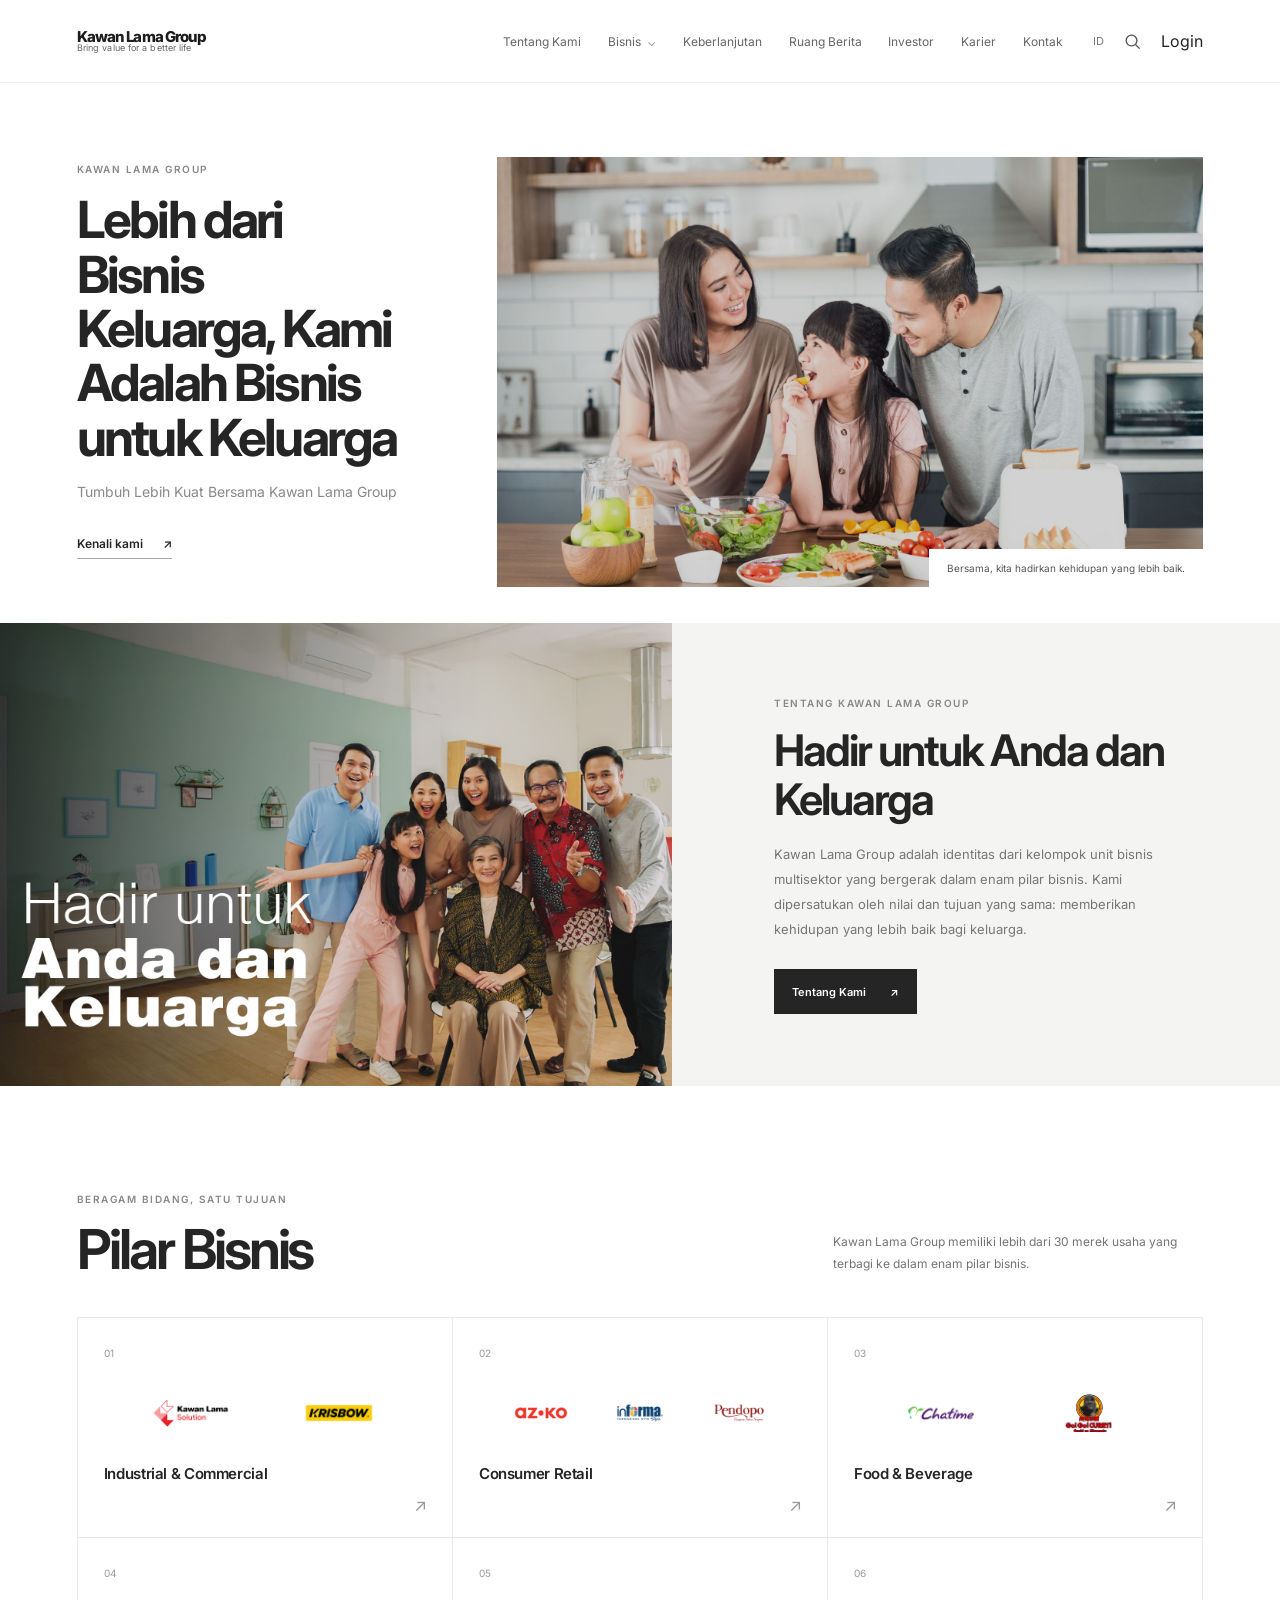
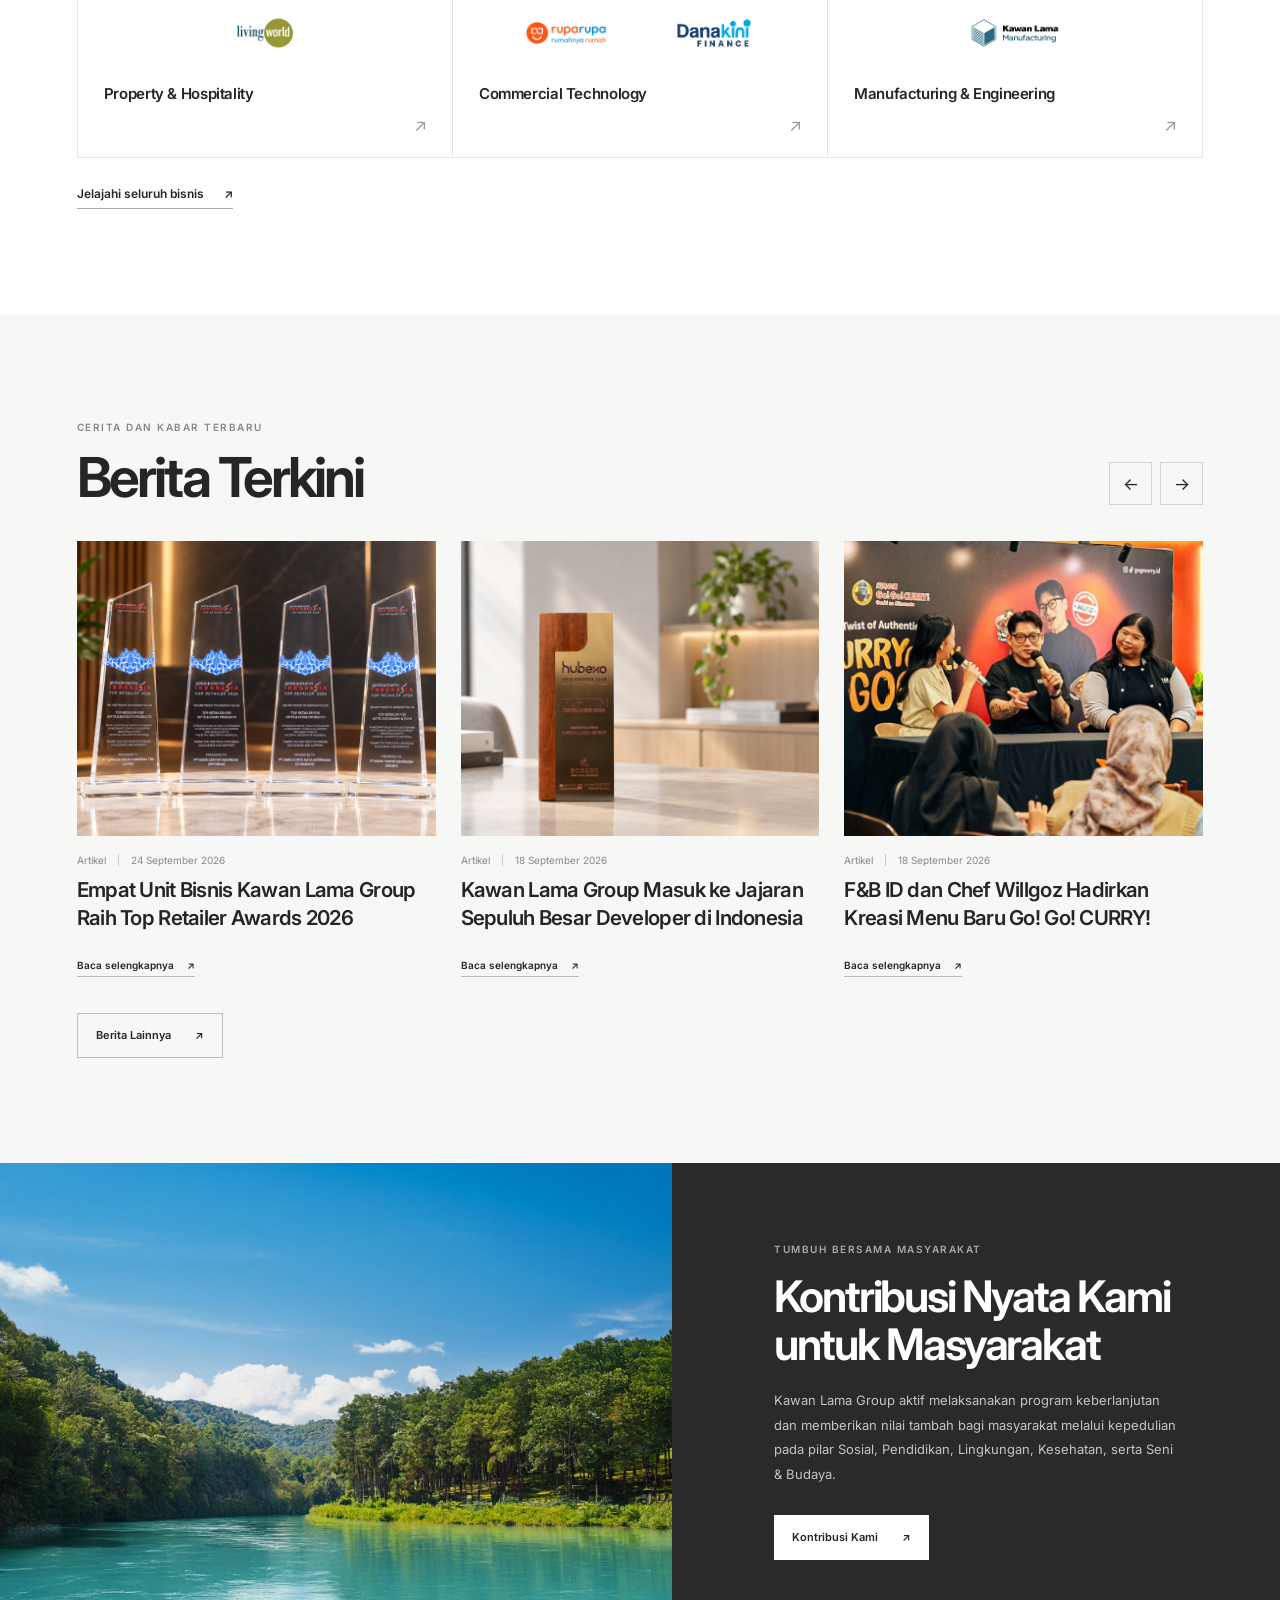
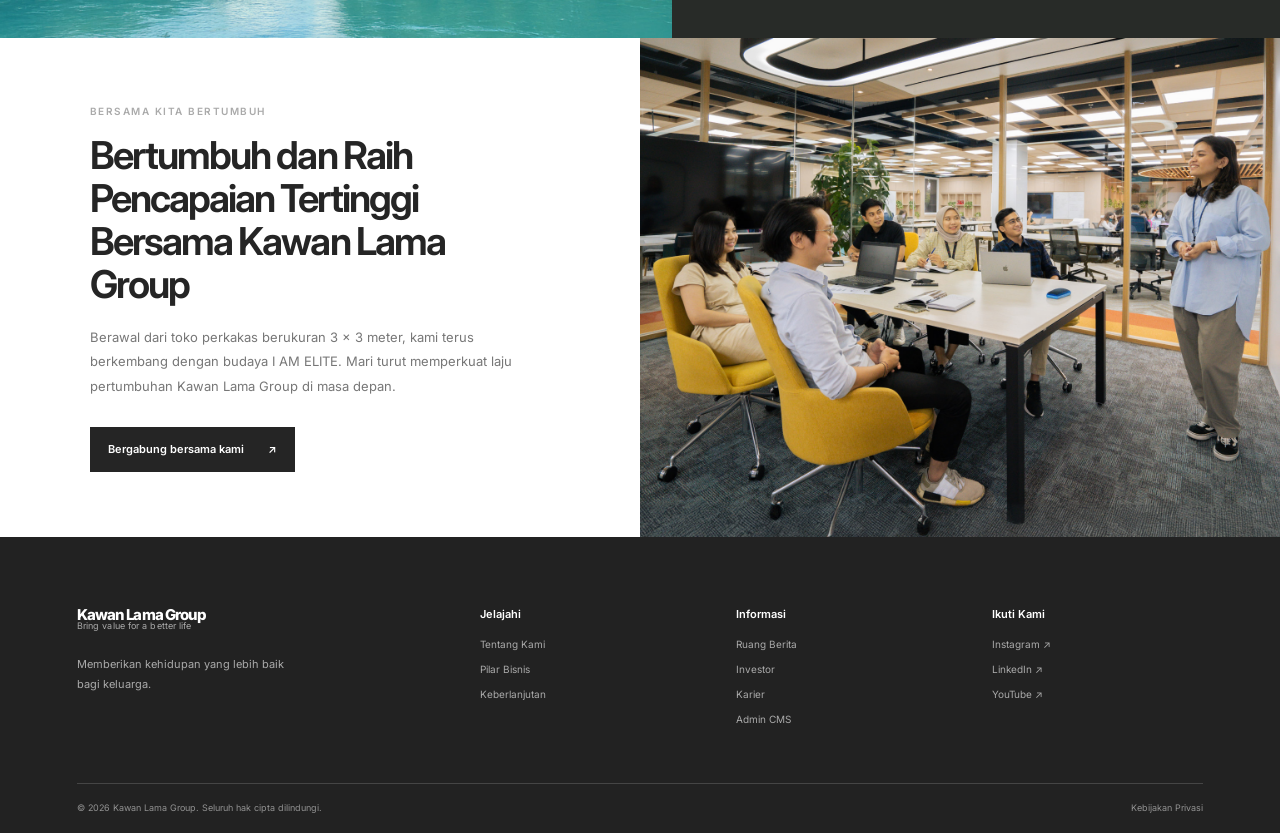
<file: index.html>
<!DOCTYPE html>
<html lang="id">
<head>
  <meta charset="UTF-8">
  <meta name="viewport" content="width=device-width, initial-scale=1">
  <meta name="description" content="Kawan Lama Group adalah kelompok unit bisnis multisektor yang hadir untuk memberikan kehidupan lebih baik bagi keluarga.">
  <title>Kawan Lama Group — Hadir untuk Anda dan Keluarga</title>
  <link rel="preconnect" href="https://fonts.googleapis.com">
  <link rel="preconnect" href="https://fonts.gstatic.com" crossorigin>
  <link href="https://fonts.googleapis.com/css2?family=Inter:wght@400;500;600;700;800&display=swap" rel="stylesheet">
  <link rel="stylesheet" href="style.css">
  <script src="content-store.js" defer></script>
  <script src="script.js" defer></script>
</head>
<body>
  <header class="site-header">
    <div class="header-inner">
      <button class="menu-toggle" type="button" aria-label="Buka menu" aria-expanded="false">
        <span></span><span></span><span></span>
      </button>
      <a class="brand" href="#beranda" aria-label="Kawan Lama Group — Beranda">
        <span class="brand-name">Kawan Lama Group</span>
        <span class="brand-tagline">Bring value for a better life</span>
      </a>
      <nav class="main-nav" aria-label="Navigasi utama">
        <a href="#tentang">Tentang Kami</a>
        <a href="#bisnis">Bisnis <span class="nav-chevron">⌄</span></a>
        <a href="#keberlanjutan">Keberlanjutan</a>
        <a href="#berita">Ruang Berita</a>
        <a href="#investor">Investor</a>
        <a href="#karier">Karier</a>
        <a href="#kontak">Kontak</a>
      </nav>
      <div class="header-actions">
        <a class="language-link" href="#beranda" aria-label="Bahasa Indonesia">ID</a>
        <button class="search-toggle" type="button" aria-label="Buka pencarian" aria-expanded="false">
          <svg viewBox="0 0 24 24" aria-hidden="true"><circle cx="10.8" cy="10.8" r="6.8"></circle><path d="m16 16 5 5"></path></svg>
        </button>
        <a class="login-link" href="admin.html">Login</a>
      </div>
    </div>
    <form class="search-panel" role="search">
      <label for="site-search">Apa yang ingin Anda cari?</label>
      <div class="search-field">
        <input id="site-search" type="search" placeholder="Cari berita, bisnis, dan lainnya">
        <button type="submit">Cari</button>
      </div>
    </form>
  </header>

  <main>
    <section class="hero" id="beranda">
      <div class="hero-copy">
        <p class="eyebrow">Kawan Lama Group</p>
        <h1 data-content="heroTitle">Lebih dari Bisnis Keluarga, Kami Adalah Bisnis untuk Keluarga</h1>
        <p class="hero-subtitle" data-content="heroSubtitle">Tumbuh Lebih Kuat Bersama Kawan Lama Group</p>
        <a class="text-link" href="#tentang">Kenali kami <span aria-hidden="true">↗</span></a>
      </div>
      <div class="hero-image">
        <img data-image="heroImage" src="images/homepage-header.jpg.jpeg" alt="Keluarga memasak dan menikmati waktu bersama di rumah">
        <span class="hero-image-caption">Bersama, kita hadirkan kehidupan yang lebih baik.</span>
      </div>
    </section>

    <section class="about-section" id="tentang">
      <div class="about-image">
        <img data-image="aboutImage" src="images/keluarga-new.jpg-(1).jpeg" alt="Keluarga besar berkumpul bersama">
      </div>
      <div class="about-copy">
        <p class="eyebrow">Tentang Kawan Lama Group</p>
        <h2 data-content="aboutTitle">Hadir untuk Anda dan Keluarga</h2>
        <p data-content="aboutBody">Kawan Lama Group adalah identitas dari kelompok unit bisnis multisektor yang bergerak dalam enam pilar bisnis. Kami dipersatukan oleh nilai dan tujuan yang sama: memberikan kehidupan yang lebih baik bagi keluarga.</p>
        <a class="button button-dark" href="#bisnis">Tentang Kami <span aria-hidden="true">↗</span></a>
      </div>
    </section>

    <section class="business-section section-pad" id="bisnis">
      <div class="section-heading">
        <div>
          <p class="eyebrow">Beragam bidang, satu tujuan</p>
          <h2>Pilar Bisnis</h2>
        </div>
        <p>Kawan Lama Group memiliki lebih dari 30 merek usaha yang terbagi ke dalam enam pilar bisnis.</p>
      </div>
      <div class="business-grid">
        <a class="business-card" href="#kontak">
          <span class="business-number">01</span>
          <div class="business-logos"><img src="images/Kawan-Lama-Solution-(400x300).png" alt="Kawan Lama Solution"><img src="images/Krisbow_Logo.png" alt="Krisbow"></div>
          <h3>Industrial &amp; Commercial</h3><span class="card-arrow" aria-hidden="true">↗</span>
        </a>
        <a class="business-card" href="#kontak">
          <span class="business-number">02</span>
          <div class="business-logos"><img src="images/azko-400x300.png" alt="AZKO"><img src="images/Informa_Logo.png" alt="INFORMA"><img src="images/PENDOPO_Logo.png" alt="Pendopo"></div>
          <h3>Consumer Retail</h3><span class="card-arrow" aria-hidden="true">↗</span>
        </a>
        <a class="business-card" href="#kontak">
          <span class="business-number">03</span>
          <div class="business-logos"><img src="images/Chatime_Logo.png" alt="Chatime"><img src="images/GGC.png" alt="Go! Go! CURRY"></div>
          <h3>Food &amp; Beverage</h3><span class="card-arrow" aria-hidden="true">↗</span>
        </a>
        <a class="business-card" href="#kontak">
          <span class="business-number">04</span>
          <div class="business-logos"><img src="images/LivingWorld_Logo.png" alt="Living World"></div>
          <h3>Property &amp; Hospitality</h3><span class="card-arrow" aria-hidden="true">↗</span>
        </a>
        <a class="business-card" href="#kontak">
          <span class="business-number">05</span>
          <div class="business-logos"><img src="images/ruparupa-400-300.png" alt="ruparupa"><img src="images/DKF_Logo_Web-KLG.png" alt="Danakini Finance"></div>
          <h3>Commercial Technology</h3><span class="card-arrow" aria-hidden="true">↗</span>
        </a>
        <a class="business-card" href="#kontak">
          <span class="business-number">06</span>
          <div class="business-logos"><img src="images/KLM_Logo-2.png" alt="Kawan Lama Manufacturing"></div>
          <h3>Manufacturing &amp; Engineering</h3><span class="card-arrow" aria-hidden="true">↗</span>
        </a>
      </div>
      <a class="text-link business-more" href="#kontak">Jelajahi seluruh bisnis <span aria-hidden="true">↗</span></a>
    </section>

    <section class="news-section section-pad" id="berita">
      <div class="section-heading news-heading">
        <div><p class="eyebrow">Cerita dan kabar terbaru</p><h2>Berita Terkini</h2></div>
        <div class="carousel-controls">
          <button class="carousel-button prev" type="button" aria-label="Berita sebelumnya">←</button>
          <button class="carousel-button next" type="button" aria-label="Berita berikutnya">→</button>
        </div>
      </div>
      <div class="news-grid" id="news-grid">
        <article class="news-card">
          <a class="news-image" href="#berita"><img src="images/920-4-top-retailer-award-hubexo-resize.jpg.jpeg" alt="Penerima penghargaan Top Retailer Awards"></a>
          <p class="news-meta">Artikel <span>24 September 2026</span></p>
          <h3><a href="#berita">Empat Unit Bisnis Kawan Lama Group Raih Top Retailer Awards 2026</a></h3>
          <a class="read-more" href="#berita">Baca selengkapnya <span aria-hidden="true">↗</span></a>
        </article>
        <article class="news-card">
          <a class="news-image" href="#berita"><img src="images/HUbexo-Resize920.jpg.jpeg" alt="Kawasan pengembangan properti"></a>
          <p class="news-meta">Artikel <span>18 September 2026</span></p>
          <h3><a href="#berita">Kawan Lama Group Masuk ke Jajaran Sepuluh Besar Developer di Indonesia</a></h3>
          <a class="read-more" href="#berita">Baca selengkapnya <span aria-hidden="true">↗</span></a>
        </article>
        <article class="news-card">
          <a class="news-image" href="#berita"><img src="images/GGC-WILLGOZ-RESIZE920.jpg" alt="Chef Willgoz menghadirkan kreasi menu Go! Go! CURRY!"></a>
          <p class="news-meta">Artikel <span>18 September 2026</span></p>
          <h3><a href="#berita">F&amp;B ID dan Chef Willgoz Hadirkan Kreasi Menu Baru Go! Go! CURRY!</a></h3>
          <a class="read-more" href="#berita">Baca selengkapnya <span aria-hidden="true">↗</span></a>
        </article>
      </div>
      <a class="button button-outline" href="#berita">Berita Lainnya <span aria-hidden="true">↗</span></a>
    </section>

    <section class="impact-section" id="keberlanjutan">
      <div class="impact-image"><img data-image="impactImage" src="images/Sustainability-Pic.jpg" alt="Kegiatan keberlanjutan untuk masyarakat dan lingkungan"></div>
      <div class="impact-copy">
        <p class="eyebrow">Tumbuh bersama masyarakat</p>
        <h2 data-content="impactTitle">Kontribusi Nyata Kami untuk Masyarakat</h2>
        <p data-content="impactBody">Kawan Lama Group aktif melaksanakan program keberlanjutan dan memberikan nilai tambah bagi masyarakat melalui kepedulian pada pilar Sosial, Pendidikan, Lingkungan, Kesehatan, serta Seni &amp; Budaya.</p>
        <a class="button button-light" href="#kontak">Kontribusi Kami <span aria-hidden="true">↗</span></a>
      </div>
    </section>

    <section class="career-section" id="karier">
      <div class="career-copy">
        <p class="eyebrow">Bersama kita bertumbuh</p>
        <h2 data-content="careerTitle">Bertumbuh dan Raih Pencapaian Tertinggi Bersama Kawan Lama Group</h2>
        <p data-content="careerBody">Berawal dari toko perkakas berukuran 3 × 3 meter, kami terus berkembang dengan budaya I AM ELITE. Mari turut memperkuat laju pertumbuhan Kawan Lama Group di masa depan.</p>
        <a class="button button-dark" href="#kontak">Bergabung bersama kami <span aria-hidden="true">↗</span></a>
      </div>
      <div class="career-image"><img data-image="careerImage" src="images/foto-3.jpg" alt="Karyawan Kawan Lama Group bekerja dan bertumbuh bersama"></div>
    </section>
  </main>

  <footer class="site-footer" id="kontak">
    <div class="footer-main">
      <div class="footer-brand">
        <a class="brand brand-footer" href="#beranda">
          <span class="brand-name">Kawan Lama Group</span>
          <span class="brand-tagline">Bring value for a better life</span>
        </a>
        <p>Memberikan kehidupan yang lebih baik bagi keluarga.</p>
      </div>
      <div class="footer-links"><h2>Jelajahi</h2><a href="#tentang">Tentang Kami</a><a href="#bisnis">Pilar Bisnis</a><a href="#keberlanjutan">Keberlanjutan</a></div>
      <div class="footer-links"><h2>Informasi</h2><a href="#berita">Ruang Berita</a><a href="#investor">Investor</a><a href="#karier">Karier</a><a href="admin.html">Admin CMS</a></div>
      <div class="footer-links"><h2>Ikuti Kami</h2><a href="https://www.instagram.com/" aria-label="Instagram">Instagram ↗</a><a href="https://www.linkedin.com/" aria-label="LinkedIn">LinkedIn ↗</a><a href="https://www.youtube.com/" aria-label="YouTube">YouTube ↗</a></div>
    </div>
    <div class="footer-bottom"><span>© 2026 Kawan Lama Group. Seluruh hak cipta dilindungi.</span><a href="#kontak">Kebijakan Privasi</a></div>
  </footer>
</body>
</html>
</file>
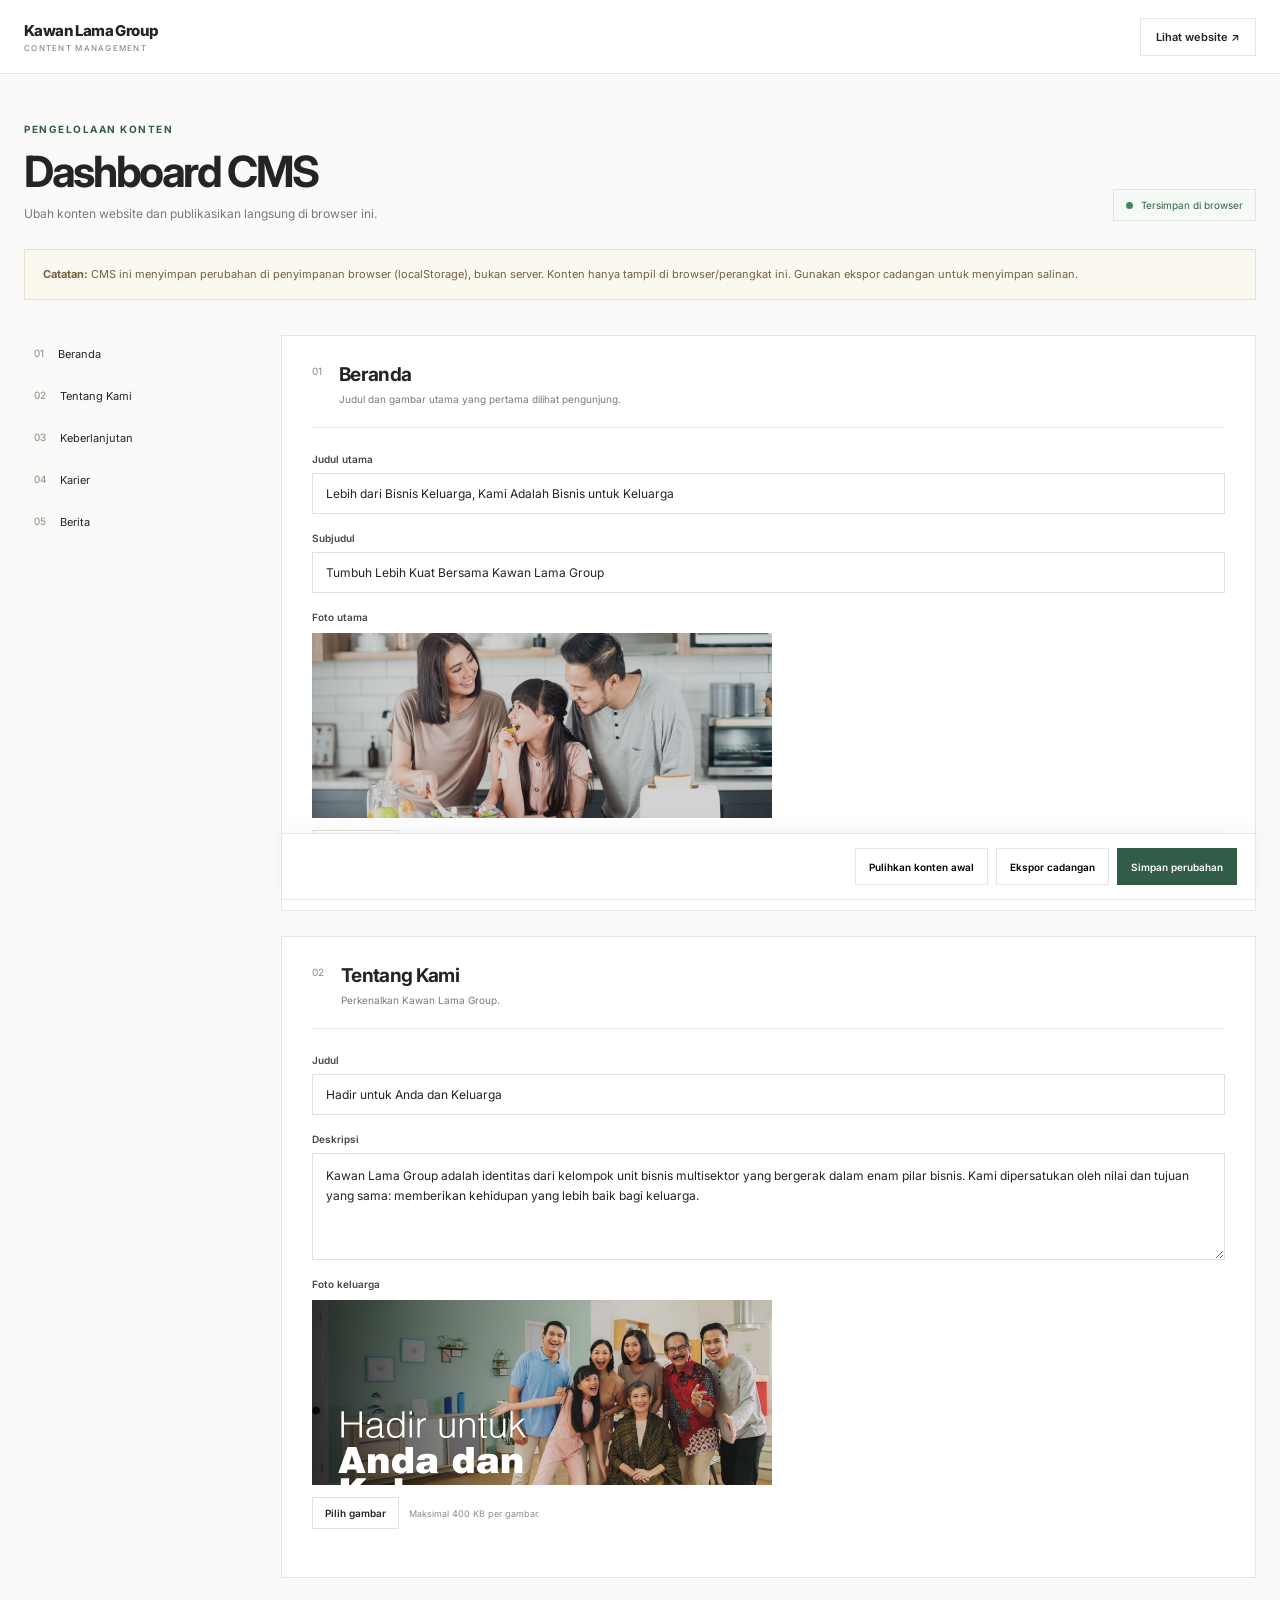
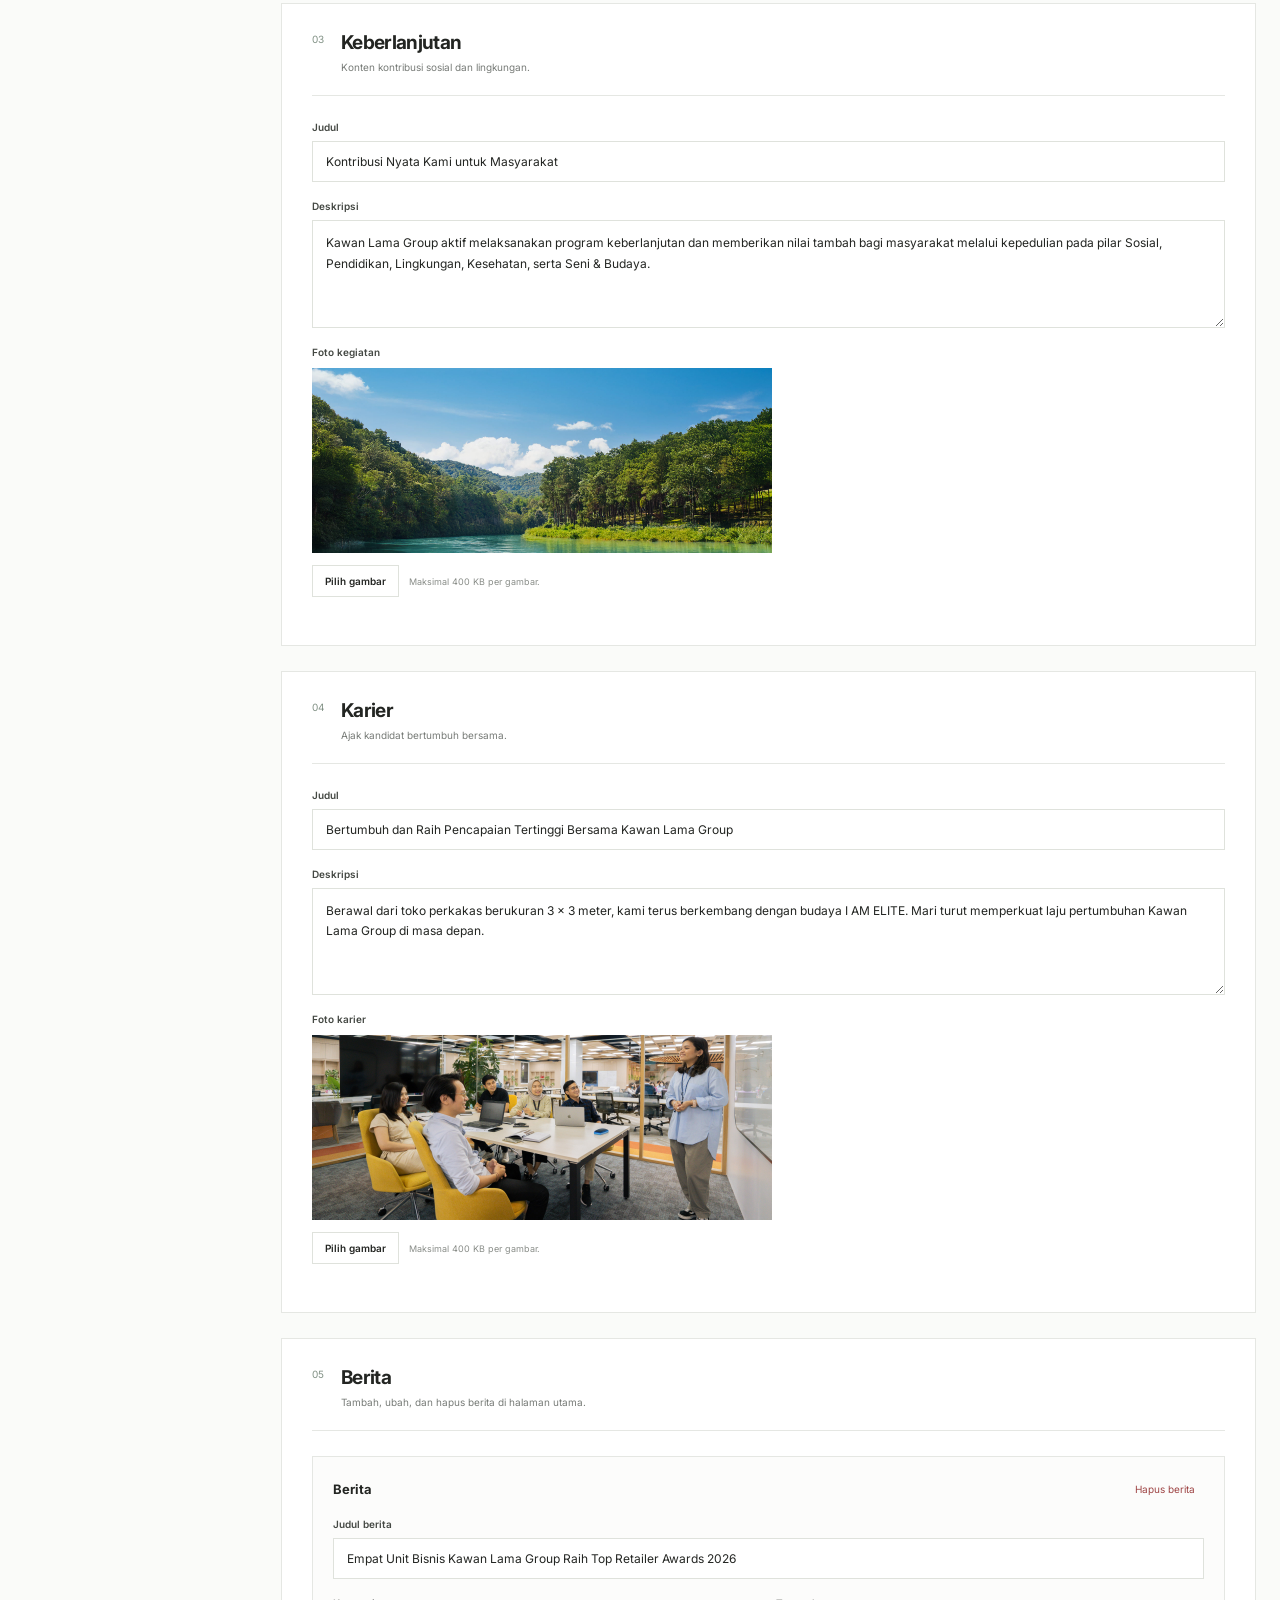
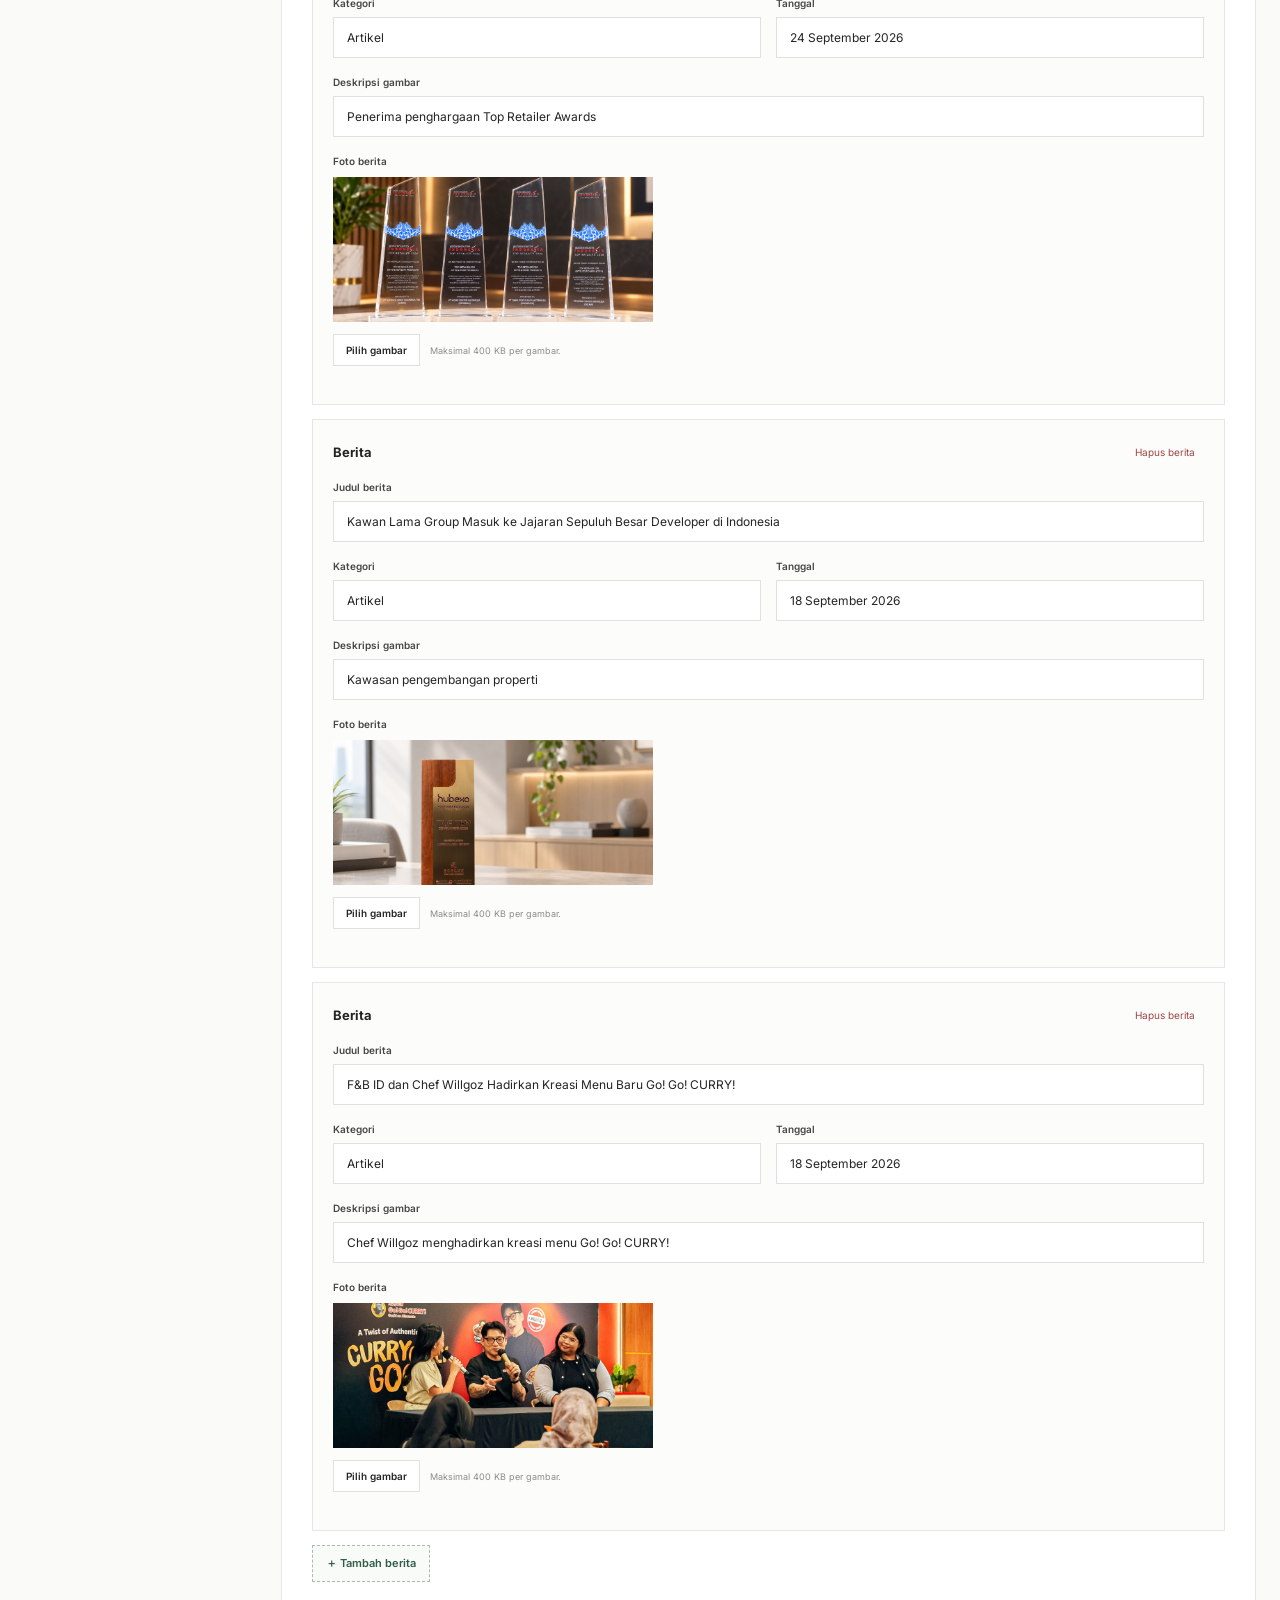
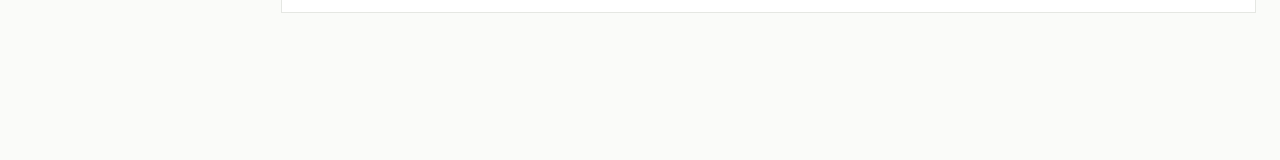
<file: admin.html>
<!DOCTYPE html>
<html lang="id">
<head>
  <meta charset="UTF-8">
  <meta name="viewport" content="width=device-width, initial-scale=1">
  <meta name="robots" content="noindex, nofollow">
  <title>CMS — Kawan Lama Group</title>
  <link rel="preconnect" href="https://fonts.googleapis.com">
  <link rel="preconnect" href="https://fonts.gstatic.com" crossorigin>
  <link href="https://fonts.googleapis.com/css2?family=Inter:wght@400;500;600;700;800&display=swap" rel="stylesheet">
  <link rel="stylesheet" href="cms.css">
  <script src="content-store.js" defer></script>
  <script src="admin.js" defer></script>
</head>
<body>
  <header class="admin-header">
    <a class="admin-brand" href="index.html"><span>Kawan Lama Group</span><small>CONTENT MANAGEMENT</small></a>
    <a class="view-site" href="index.html" target="_blank" rel="noopener">Lihat website <span aria-hidden="true">↗</span></a>
  </header>
  <main class="admin-shell">
    <div class="page-intro">
      <div><p class="eyebrow">Pengelolaan konten</p><h1>Dashboard CMS</h1><p>Ubah konten website dan publikasikan langsung di browser ini.</p></div>
      <span class="storage-badge"><span></span> Tersimpan di browser</span>
    </div>
    <div class="notice" role="note"><strong>Catatan:</strong> CMS ini menyimpan perubahan di penyimpanan browser (localStorage), bukan server. Konten hanya tampil di browser/perangkat ini. Gunakan ekspor cadangan untuk menyimpan salinan.</div>
    <div class="admin-layout">
      <nav class="admin-nav" aria-label="Bagian CMS">
        <a href="#beranda">01 <span>Beranda</span></a>
        <a href="#tentang">02 <span>Tentang Kami</span></a>
        <a href="#keberlanjutan">03 <span>Keberlanjutan</span></a>
        <a href="#karier">04 <span>Karier</span></a>
        <a href="#berita">05 <span>Berita</span></a>
      </nav>
      <form id="content-form">
        <section class="editor-section" id="beranda">
          <div class="editor-heading"><span>01</span><div><h2>Beranda</h2><p>Judul dan gambar utama yang pertama dilihat pengunjung.</p></div></div>
          <label class="field">Judul utama<input name="heroTitle" required maxlength="180"></label>
          <label class="field">Subjudul<input name="heroSubtitle" required maxlength="160"></label>
          <div class="field"><span class="field-label">Foto utama</span><img class="image-preview" data-preview="heroImage" alt="Pratinjau foto utama"><label class="upload-button">Pilih gambar<input type="file" accept="image/*" data-upload="heroImage"></label><small class="field-hint">JPG, PNG, GIF, atau WebP. Maksimal 400 KB per gambar.</small></div>
        </section>
        <section class="editor-section" id="tentang">
          <div class="editor-heading"><span>02</span><div><h2>Tentang Kami</h2><p>Perkenalkan Kawan Lama Group.</p></div></div>
          <label class="field">Judul<input name="aboutTitle" required maxlength="140"></label>
          <label class="field">Deskripsi<textarea name="aboutBody" required rows="4" maxlength="700"></textarea></label>
          <div class="field"><span class="field-label">Foto keluarga</span><img class="image-preview" data-preview="aboutImage" alt="Pratinjau foto keluarga"><label class="upload-button">Pilih gambar<input type="file" accept="image/*" data-upload="aboutImage"></label><small class="field-hint">Maksimal 400 KB per gambar.</small></div>
        </section>
        <section class="editor-section" id="keberlanjutan">
          <div class="editor-heading"><span>03</span><div><h2>Keberlanjutan</h2><p>Konten kontribusi sosial dan lingkungan.</p></div></div>
          <label class="field">Judul<input name="impactTitle" required maxlength="140"></label>
          <label class="field">Deskripsi<textarea name="impactBody" required rows="4" maxlength="700"></textarea></label>
          <div class="field"><span class="field-label">Foto kegiatan</span><img class="image-preview" data-preview="impactImage" alt="Pratinjau foto keberlanjutan"><label class="upload-button">Pilih gambar<input type="file" accept="image/*" data-upload="impactImage"></label><small class="field-hint">Maksimal 400 KB per gambar.</small></div>
        </section>
        <section class="editor-section" id="karier">
          <div class="editor-heading"><span>04</span><div><h2>Karier</h2><p>Ajak kandidat bertumbuh bersama.</p></div></div>
          <label class="field">Judul<input name="careerTitle" required maxlength="180"></label>
          <label class="field">Deskripsi<textarea name="careerBody" required rows="4" maxlength="700"></textarea></label>
          <div class="field"><span class="field-label">Foto karier</span><img class="image-preview" data-preview="careerImage" alt="Pratinjau foto karier"><label class="upload-button">Pilih gambar<input type="file" accept="image/*" data-upload="careerImage"></label><small class="field-hint">Maksimal 400 KB per gambar.</small></div>
        </section>
        <section class="editor-section" id="berita">
          <div class="editor-heading"><span>05</span><div><h2>Berita</h2><p>Tambah, ubah, dan hapus berita di halaman utama.</p></div></div>
          <div id="news-list"></div>
          <button class="add-news" id="add-news" type="button">＋ Tambah berita</button>
        </section>
        <div class="form-actions">
          <p id="save-status" role="status" aria-live="polite"></p>
          <div>
            <button class="button-secondary" id="reset-content" type="button">Pulihkan konten awal</button>
            <button class="button-secondary" id="export-content" type="button">Ekspor cadangan</button>
            <button class="button-primary" type="submit">Simpan perubahan</button>
          </div>
        </div>
      </form>
    </div>
  </main>
  <template id="news-template">
    <article class="news-editor">
      <div class="news-editor-heading"><h3>Berita</h3><button class="remove-news" type="button">Hapus berita</button></div>
      <label class="field">Judul berita<input data-news="title" required maxlength="180"></label>
      <div class="field-row">
        <label class="field">Kategori<input data-news="category" required maxlength="60"></label>
        <label class="field">Tanggal<input data-news="date" required maxlength="60" placeholder="24 September 2026"></label>
      </div>
      <label class="field">Deskripsi gambar<input data-news="alt" required maxlength="180"></label>
      <div class="field"><span class="field-label">Foto berita</span><img class="image-preview news-preview" alt="Pratinjau foto berita"><label class="upload-button">Pilih gambar<input type="file" accept="image/*" data-news-upload></label><small class="field-hint">Maksimal 400 KB per gambar.</small></div>
    </article>
  </template>
</body>
</html>
</file>
<file: style.css>
:root {
  color-scheme: light;
  --ink: #252525;
  --muted: #747474;
  --line: #e8e8e8;
  --paper: #fff;
  --soft: #f4f4f2;
  --gutter: clamp(24px, 6vw, 96px);
}

* { box-sizing: border-box; }
html { scroll-behavior: smooth; scroll-padding-top: 84px; }
body { margin: 0; color: var(--ink); background: var(--paper); font-family: Inter, Arial, sans-serif; -webkit-font-smoothing: antialiased; }
body.menu-open { overflow: hidden; }
img { display: block; max-width: 100%; }
a { color: inherit; text-decoration: none; }
button, input { font: inherit; }
button { color: inherit; }

.site-header { position: sticky; z-index: 20; top: 0; background: rgba(255,255,255,.97); border-bottom: 1px solid rgba(20,20,20,.06); }
.header-inner { width: min(100% - var(--gutter) * 2, 1440px); height: 82px; margin: 0 auto; display: flex; align-items: center; justify-content: space-between; gap: 30px; }
.brand { position: relative; flex: 0 0 180px; display: block; width: 180px; }
.brand-name { display: block; color: #1d1d1d; font-size: 15px; font-weight: 800; letter-spacing: -.06em; line-height: 1.1; white-space: nowrap; }
.brand-tagline { display: block; margin-top: -3px; color: #666; font-size: 9px; letter-spacing: .01em; }
.main-nav { display: flex; align-items: center; justify-content: center; gap: clamp(16px, 2.1vw, 34px); margin-left: auto; }
.main-nav a { color: #666; font-size: 12px; transition: color .2s ease; white-space: nowrap; }
.main-nav a:hover, .language-link:hover { color: #111; }
.nav-chevron { margin-left: 3px; color: #999; }
.header-actions { display: flex; align-items: center; gap: 19px; }
.language-link { color: #777; font-size: 11px; }
.search-toggle, .menu-toggle { display: grid; place-items: center; padding: 0; border: 0; background: none; cursor: pointer; }
.search-toggle svg { width: 19px; height: 19px; fill: none; stroke: #555; stroke-width: 1.7; }
.menu-toggle { display: none; }
.search-panel { display: none; position: absolute; top: 100%; right: var(--gutter); width: min(420px, calc(100vw - 32px)); padding: 24px; background: #fff; box-shadow: 0 14px 35px #00000018; }
.search-panel.is-open { display: block; }
.search-panel label { display: block; margin-bottom: 10px; font-size: 13px; font-weight: 600; }
.search-field { display: flex; border: 1px solid #ddd; }
.search-field input { width: 100%; min-width: 0; padding: 12px; border: 0; outline: 0; font-size: 12px; }
.search-field button { padding: 0 18px; border: 0; background: var(--ink); color: #fff; font-size: 12px; cursor: pointer; }

.hero { width: min(100% - var(--gutter) * 2, 1440px); min-height: 540px; margin: 0 auto; padding: 38px 0 0; display: grid; grid-template-columns: .75fr 1.6fr; align-items: center; gap: clamp(35px, 7vw, 112px); }
.hero-copy { padding: 20px 0 44px; }
.eyebrow { margin: 0 0 15px; color: #888; font-size: 10px; font-weight: 600; letter-spacing: .15em; line-height: 1.6; text-transform: uppercase; }
h1, h2, h3, p { margin-top: 0; }
.hero h1 { max-width: 465px; margin-bottom: 16px; font-size: clamp(35px, 4vw, 60px); font-weight: 700; letter-spacing: -.055em; line-height: 1.06; }
.hero-subtitle { margin-bottom: 28px; color: #898989; font-size: 14px; line-height: 1.7; }
.text-link { display: inline-flex; align-items: center; gap: 20px; padding-bottom: 7px; border-bottom: 1px solid #aaa; font-size: 12px; font-weight: 600; }
.text-link span, .button span, .read-more span { transition: transform .2s ease; }
.text-link:hover span, .button:hover span, .read-more:hover span { transform: translate(3px, -3px); }
.hero-image { position: relative; height: 430px; overflow: hidden; background: var(--soft); }
.hero-image img { width: 100%; height: 100%; object-fit: cover; }
.hero-image-caption { position: absolute; right: 0; bottom: 0; padding: 13px 18px; background: #fff; color: #555; font-size: 10px; }

.about-section { display: grid; grid-template-columns: 1.05fr .95fr; min-height: 455px; background: var(--soft); }
.about-image { min-height: 455px; overflow: hidden; }
.about-image img { width: 100%; height: 100%; object-fit: cover; }
.about-copy { align-self: center; max-width: 630px; padding: 72px clamp(40px, 8vw, 125px); }
.about-copy h2, .impact-copy h2, .career-copy h2 { margin-bottom: 19px; font-size: clamp(32px, 3.4vw, 48px); font-weight: 650; letter-spacing: -.05em; line-height: 1.12; }
.about-copy > p:not(.eyebrow), .impact-copy > p:not(.eyebrow), .career-copy > p:not(.eyebrow) { margin-bottom: 28px; color: #777; font-size: 13px; line-height: 1.9; }
.button { display: inline-flex; align-items: center; justify-content: space-between; gap: 24px; min-height: 45px; padding: 0 18px; font-size: 11px; font-weight: 600; transition: background .2s ease, color .2s ease; }
.button-dark { background: var(--ink); color: #fff; }
.button-dark:hover { background: #555; }
.button-outline { border: 1px solid #bcbcbc; }
.button-outline:hover { background: var(--ink); color: #fff; }
.button-light { background: #fff; color: var(--ink); }
.button-light:hover { background: #dededb; }

.section-pad { padding: 105px var(--gutter); }
.business-section, .news-section { width: min(100%, 1600px); margin: 0 auto; }
.section-heading { display: flex; align-items: end; justify-content: space-between; gap: 45px; margin-bottom: 40px; }
.section-heading h2 { margin: 0; font-size: clamp(38px, 4.3vw, 58px); font-weight: 650; letter-spacing: -.055em; line-height: 1; }
.section-heading > p { max-width: 370px; margin: 0 0 3px; color: var(--muted); font-size: 12px; line-height: 1.8; }
.business-grid { display: grid; grid-template-columns: repeat(3, minmax(0, 1fr)); border-top: 1px solid var(--line); border-left: 1px solid var(--line); }
.business-card { position: relative; min-height: 220px; padding: 23px 26px; border-right: 1px solid var(--line); border-bottom: 1px solid var(--line); transition: background .25s ease; }
.business-card:hover { background: #f8f8f7; }
.business-number { color: #999; font-size: 10px; }
.business-logos { display: flex; align-items: center; gap: 19px; height: 103px; padding: 8px 22px; }
.business-logos img { flex: 1 1 0; width: min(46%, 130px); min-width: 0; max-height: 72px; object-fit: contain; }
.business-card h3 { max-width: 235px; margin: 0; font-size: 15px; font-weight: 600; letter-spacing: -.025em; }
.card-arrow { position: absolute; right: 25px; bottom: 22px; color: #999; font-size: 17px; transition: color .2s ease, transform .2s ease; }
.business-card:hover .card-arrow { color: var(--ink); transform: translate(3px, -3px); }
.business-more { margin-top: 28px; }

.news-section { background: #f7f7f6; }
.news-heading { margin-bottom: 36px; }
.carousel-controls { display: flex; gap: 8px; }
.carousel-button { width: 43px; height: 43px; border: 1px solid #d4d4d4; background: transparent; font-size: 17px; cursor: pointer; transition: background .2s ease, color .2s ease; }
.carousel-button:hover { background: var(--ink); color: #fff; }
.news-grid { display: grid; grid-template-columns: repeat(3, minmax(0, 1fr)); gap: 25px; }
.news-card { min-width: 0; }
.news-image { display: block; height: clamp(180px, 23vw, 310px); overflow: hidden; background: #e6e6e6; }
.news-image img { width: 100%; height: 100%; object-fit: cover; transition: transform .5s ease; }
.news-card:hover .news-image img { transform: scale(1.035); }
.news-meta { display: flex; gap: 12px; margin: 18px 0 10px; color: #888; font-size: 10px; }
.news-meta span { padding-left: 12px; border-left: 1px solid #ccc; }
.news-meta span:first-child { padding-left: 0; border-left: 0; }
.news-card h3 { min-height: 62px; margin-bottom: 15px; font-size: clamp(16px, 1.6vw, 21px); font-weight: 600; letter-spacing: -.035em; line-height: 1.4; }
.news-card h3 a:hover { color: #777; }
.read-more { display: inline-flex; align-items: center; gap: 13px; padding-bottom: 5px; border-bottom: 1px solid #bbb; font-size: 10px; font-weight: 600; }
.news-section > .button { margin-top: 36px; }

.impact-section { display: grid; grid-template-columns: 1.05fr .95fr; min-height: 475px; background: #282b28; color: #fff; }
.impact-image { min-height: 475px; overflow: hidden; }
.impact-image img { width: 100%; height: 100%; object-fit: cover; }
.impact-copy { align-self: center; max-width: 650px; padding: 70px clamp(40px, 8vw, 120px); }
.impact-copy .eyebrow, .career-copy .eyebrow { color: #aaa; }
.impact-copy h2 { color: #fff; }
.impact-copy > p:not(.eyebrow) { color: #c3c3c3; }

.career-section { display: grid; grid-template-columns: 1fr 1fr; min-height: 465px; }
.career-copy { align-self: center; max-width: 700px; justify-self: end; padding: 65px clamp(38px, 7vw, 100px); }
.career-copy h2 { font-size: clamp(30px, 3vw, 43px); }
.career-image { min-height: 465px; overflow: hidden; }
.career-image img { width: 100%; height: 100%; object-fit: cover; }

.site-footer { padding: 70px var(--gutter) 20px; background: #222; color: #fff; }
.footer-main { display: grid; grid-template-columns: 1.7fr repeat(3, 1fr); gap: 45px; width: min(100%, 1440px); margin: 0 auto; padding-bottom: 58px; }
.brand-footer { width: 180px; }
.brand-footer .brand-name { color: #fff; }
.brand-footer .brand-tagline { color: #aaa; }
.footer-brand > p { max-width: 230px; margin: 24px 0 0; color: #aaa; font-size: 11px; line-height: 1.8; }
.footer-links { display: flex; flex-direction: column; align-items: flex-start; gap: 13px; }
.footer-links h2 { margin: 0 0 4px; color: #fff; font-size: 11px; font-weight: 600; }
.footer-links a { color: #aaa; font-size: 10px; }
.footer-links a:hover, .footer-bottom a:hover { color: #fff; }
.footer-bottom { display: flex; justify-content: space-between; gap: 20px; max-width: 1440px; margin: 0 auto; padding-top: 18px; border-top: 1px solid #454545; color: #929292; font-size: 9px; }

@media (max-width: 1020px) {
  :root { --gutter: 5vw; }
  .header-inner { height: 74px; gap: 18px; }
  .brand { flex-basis: 156px; width: 156px; }
  .main-nav { gap: 14px; }
  .main-nav a { font-size: 10px; }
  .header-actions { gap: 12px; }
  .hero { min-height: 465px; gap: 40px; }
  .hero-image { height: 350px; }
  .business-card { min-height: 195px; padding: 19px; }
}

@media (max-width: 760px) {
  :root { --gutter: 20px; }
  html { scroll-padding-top: 68px; }
  .header-inner { height: 68px; gap: 14px; }
  .menu-toggle { z-index: 2; display: flex; flex-direction: column; gap: 5px; width: 24px; }
  .menu-toggle span { width: 21px; height: 1px; background: #333; transition: transform .2s ease; }
  .menu-toggle[aria-expanded="true"] span:first-child { transform: translateY(6px) rotate(45deg); }
  .menu-toggle[aria-expanded="true"] span:nth-child(2) { opacity: 0; }
  .menu-toggle[aria-expanded="true"] span:last-child { transform: translateY(-6px) rotate(-45deg); }
  .brand { flex: 0 1 154px; width: 154px; margin: 0 auto; }
  .brand-name { font-size: 13px; }
  .brand-tagline { font-size: 8px; }
  .main-nav { position: fixed; inset: 68px 0 0; z-index: 1; display: flex; flex-direction: column; align-items: stretch; justify-content: flex-start; gap: 0; padding: 25px var(--gutter) 50px; overflow-y: auto; background: #fff; opacity: 0; pointer-events: none; transform: translateY(-8px); transition: opacity .2s ease, transform .2s ease; }
  .main-nav.is-open { opacity: 1; pointer-events: auto; transform: translateY(0); }
  .main-nav a { padding: 17px 0; border-bottom: 1px solid var(--line); color: #333; font-size: 16px; }
  .nav-chevron { float: right; }
  .header-actions { gap: 0; }
  .language-link { display: none; }
  .search-toggle svg { width: 20px; }
  .search-panel { right: 12px; }
  .hero { width: 100%; min-height: unset; padding: 0 0 31px; display: flex; flex-direction: column-reverse; align-items: stretch; gap: 0; }
  .hero-image { height: clamp(255px, 68vw, 430px); margin: 0 var(--gutter); }
  .hero-image-caption { padding: 10px 12px; font-size: 9px; }
  .hero-copy { padding: 32px var(--gutter) 0; }
  .hero-copy .eyebrow { display: none; }
  .hero h1 { max-width: 560px; margin-bottom: 12px; font-size: clamp(32px, 8.5vw, 48px); }
  .hero-subtitle { margin-bottom: 0; font-size: 12px; }
  .hero-copy .text-link { display: none; }
  .about-section, .impact-section { grid-template-columns: 1fr; }
  .about-image, .impact-image { min-height: 0; height: 280px; }
  .about-copy, .impact-copy { padding: 40px var(--gutter) 48px; }
  .about-copy h2, .impact-copy h2 { font-size: 35px; }
  .section-pad { padding: 66px var(--gutter); }
  .section-heading { align-items: flex-start; flex-direction: column; gap: 17px; margin-bottom: 27px; }
  .section-heading h2 { font-size: 40px; }
  .section-heading > p { max-width: 440px; }
  .business-grid { grid-template-columns: repeat(2, minmax(0, 1fr)); }
  .business-card { min-height: 188px; padding: 17px 14px; }
  .business-logos { gap: 8px; height: 94px; padding: 6px 7px; }
  .business-logos img { max-height: 58px; }
  .business-card h3 { max-width: calc(100% - 16px); font-size: 12px; }
  .card-arrow { right: 12px; bottom: 15px; font-size: 14px; }
  .news-section { padding-right: 0; }
  .news-heading { padding-right: var(--gutter); flex-direction: row; align-items: end; }
  .news-grid { grid-template-columns: repeat(3, minmax(76vw, 1fr)); gap: 16px; padding-right: var(--gutter); overflow-x: auto; scroll-snap-type: x mandatory; scrollbar-width: none; }
  .news-grid::-webkit-scrollbar { display: none; }
  .news-card { scroll-snap-align: start; }
  .news-image { height: 56vw; max-height: 300px; }
  .news-card h3 { min-height: 0; font-size: 18px; }
  .news-section > .button { margin-top: 28px; }
  .carousel-controls { gap: 6px; }
  .carousel-button { width: 37px; height: 37px; }
  .impact-image { height: 250px; }
  .career-section { grid-template-columns: 1fr; }
  .career-copy { justify-self: stretch; padding: 55px var(--gutter); }
  .career-copy h2 { font-size: 35px; }
  .career-image { min-height: 0; height: 280px; }
  .footer-main { grid-template-columns: repeat(2, minmax(0, 1fr)); gap: 38px 24px; padding-bottom: 38px; }
  .footer-brand { grid-column: 1 / -1; }
  .footer-bottom { flex-direction: column; gap: 10px; }
}

@media (prefers-reduced-motion: reduce) {
  *, *::before, *::after { scroll-behavior: auto !important; transition-duration: .01ms !important; animation-duration: .01ms !important; }
}
</file>
<file: cms.css>
:root { color-scheme: light; --ink: #232522; --muted: #777b77; --line: #e5e7e3; --soft: #f5f6f3; --green: #315d48; }
* { box-sizing: border-box; }
html { scroll-behavior: smooth; scroll-padding-top: 95px; }
body { margin: 0; color: var(--ink); background: #fafbf9; font-family: Inter, Arial, sans-serif; -webkit-font-smoothing: antialiased; }
a { color: inherit; text-decoration: none; }
button, input, textarea { font: inherit; }
button { cursor: pointer; }
.admin-header { position: sticky; top: 0; z-index: 3; display: flex; align-items: center; justify-content: space-between; height: 74px; padding: 0 max(24px, calc((100vw - 1320px) / 2)); border-bottom: 1px solid var(--line); background: #fff; }
.admin-brand { display: flex; flex-direction: column; gap: 3px; }
.admin-brand span { font-size: 15px; font-weight: 800; letter-spacing: -.04em; }
.admin-brand small { color: var(--muted); font-size: 8px; letter-spacing: .16em; }
.view-site { padding: 11px 15px; border: 1px solid var(--line); font-size: 11px; font-weight: 600; }
.view-site:hover { background: var(--soft); }
.admin-shell { width: min(100% - 48px, 1320px); margin: 0 auto; }
.page-intro { display: flex; align-items: end; justify-content: space-between; gap: 25px; padding: 49px 0 28px; }
.eyebrow { margin: 0 0 10px; color: var(--green); font-size: 10px; font-weight: 700; letter-spacing: .15em; text-transform: uppercase; }
h1, h2, h3, p { margin-top: 0; }
.page-intro h1 { margin: 0 0 9px; font-size: clamp(31px, 4vw, 43px); letter-spacing: -.055em; }
.page-intro p:not(.eyebrow) { margin: 0; color: var(--muted); font-size: 12px; }
.storage-badge { display: inline-flex; align-items: center; gap: 8px; padding: 9px 12px; border: 1px solid #dce8df; background: #f5faf6; color: #315d48; font-size: 10px; white-space: nowrap; }
.storage-badge span { width: 7px; height: 7px; border-radius: 50%; background: #43885c; }
.notice { padding: 15px 18px; border: 1px solid #e7dfc9; background: #fbf8ef; color: #6f6241; font-size: 11px; line-height: 1.7; }
.admin-layout { display: grid; grid-template-columns: 205px minmax(0, 1fr); gap: 52px; align-items: start; padding: 35px 0 80px; }
.admin-nav { position: sticky; top: 98px; display: flex; flex-direction: column; gap: 4px; }
.admin-nav a { display: flex; gap: 14px; padding: 12px 10px; color: #858982; font-size: 10px; }
.admin-nav a span { color: var(--ink); font-size: 11px; }
.admin-nav a:hover { background: var(--soft); }
#content-form { min-width: 0; }
.editor-section { margin-bottom: 25px; padding: 27px 30px 30px; border: 1px solid var(--line); background: #fff; }
.editor-heading { display: flex; gap: 17px; align-items: flex-start; margin-bottom: 25px; padding-bottom: 20px; border-bottom: 1px solid var(--line); }
.editor-heading > span { padding-top: 2px; color: #819185; font-size: 10px; }
.editor-heading h2 { margin: 0 0 5px; font-size: 19px; letter-spacing: -.035em; }
.editor-heading p { margin: 0; color: var(--muted); font-size: 10px; line-height: 1.6; }
.field { display: block; margin-bottom: 18px; color: #444843; font-size: 10px; font-weight: 600; }
.field input:not([type="file"]), .field textarea { display: block; width: 100%; margin-top: 8px; padding: 12px 13px; border: 1px solid #dfe2dc; border-radius: 0; background: #fff; color: var(--ink); font-size: 12px; font-weight: 400; outline: none; }
.field input:focus, .field textarea:focus { border-color: #78907d; box-shadow: 0 0 0 2px #78907d20; }
.field textarea { min-height: 100px; resize: vertical; line-height: 1.7; }
.field-label { display: block; margin-bottom: 10px; }
.image-preview { display: block; width: min(100%, 460px); height: 185px; margin: 0 0 12px; background: var(--soft); object-fit: cover; }
.upload-button { display: inline-block; padding: 9px 12px; border: 1px solid #dfe2dc; background: #fff; color: var(--ink); font-size: 10px; font-weight: 600; cursor: pointer; }
.upload-button:hover { background: var(--soft); }
.upload-button input { position: absolute; width: 1px; height: 1px; overflow: hidden; clip: rect(0, 0, 0, 0); }
.field-hint { display: inline-block; margin-left: 10px; color: #898d88; font-size: 9px; font-weight: 400; }
.news-editor { margin-bottom: 14px; padding: 20px; border: 1px solid var(--line); background: #fcfcfb; }
.news-editor-heading { display: flex; align-items: center; justify-content: space-between; gap: 15px; margin-bottom: 17px; }
.news-editor-heading h3 { margin: 0; font-size: 13px; }
.remove-news { padding: 6px 9px; border: 0; background: transparent; color: #9e4444; font-size: 10px; }
.remove-news:hover { background: #fbefef; }
.field-row { display: grid; grid-template-columns: 1fr 1fr; gap: 15px; }
.news-preview { width: min(100%, 320px); height: 145px; }
.add-news { padding: 10px 13px; border: 1px dashed #aeb9af; background: #f8fbf8; color: var(--green); font-size: 11px; font-weight: 600; }
.add-news:hover { background: #edf4ee; }
.form-actions { position: sticky; bottom: 0; z-index: 2; display: flex; align-items: center; justify-content: space-between; gap: 16px; margin-top: -25px; padding: 14px 18px; border: 1px solid var(--line); background: #fff; box-shadow: 0 -5px 20px #1f271a0b; }
.form-actions p { margin: 0; color: var(--green); font-size: 10px; }
.form-actions p.is-error { color: #9e3333; }
.form-actions > div { display: flex; flex-wrap: wrap; justify-content: end; gap: 8px; }
.button-primary, .button-secondary { min-height: 37px; padding: 0 13px; font-size: 10px; font-weight: 600; }
.button-primary { border: 1px solid var(--green); background: var(--green); color: #fff; }
.button-primary:hover { background: #244936; }
.button-secondary { border: 1px solid var(--line); background: #fff; }
.button-secondary:hover { background: var(--soft); }
@media (max-width: 760px) {
  .admin-header { height: 64px; padding: 0 20px; }
  .admin-shell { width: min(100% - 32px, 600px); }
  .page-intro { align-items: flex-start; flex-direction: column; padding: 34px 0 20px; }
  .admin-layout { grid-template-columns: 1fr; gap: 18px; padding-top: 22px; }
  .admin-nav { position: static; flex-direction: row; gap: 0; overflow-x: auto; border-bottom: 1px solid var(--line); }
  .admin-nav a { flex: 0 0 auto; padding: 12px 10px; }
  .admin-nav a span { white-space: nowrap; }
  .editor-section { padding: 21px 17px; }
  .field-row { grid-template-columns: 1fr; gap: 0; }
  .form-actions { align-items: flex-start; flex-direction: column; gap: 10px; padding: 12px; }
  .form-actions > div { justify-content: flex-start; }
  .field-hint { display: block; margin: 8px 0 0; }
}
</file>
